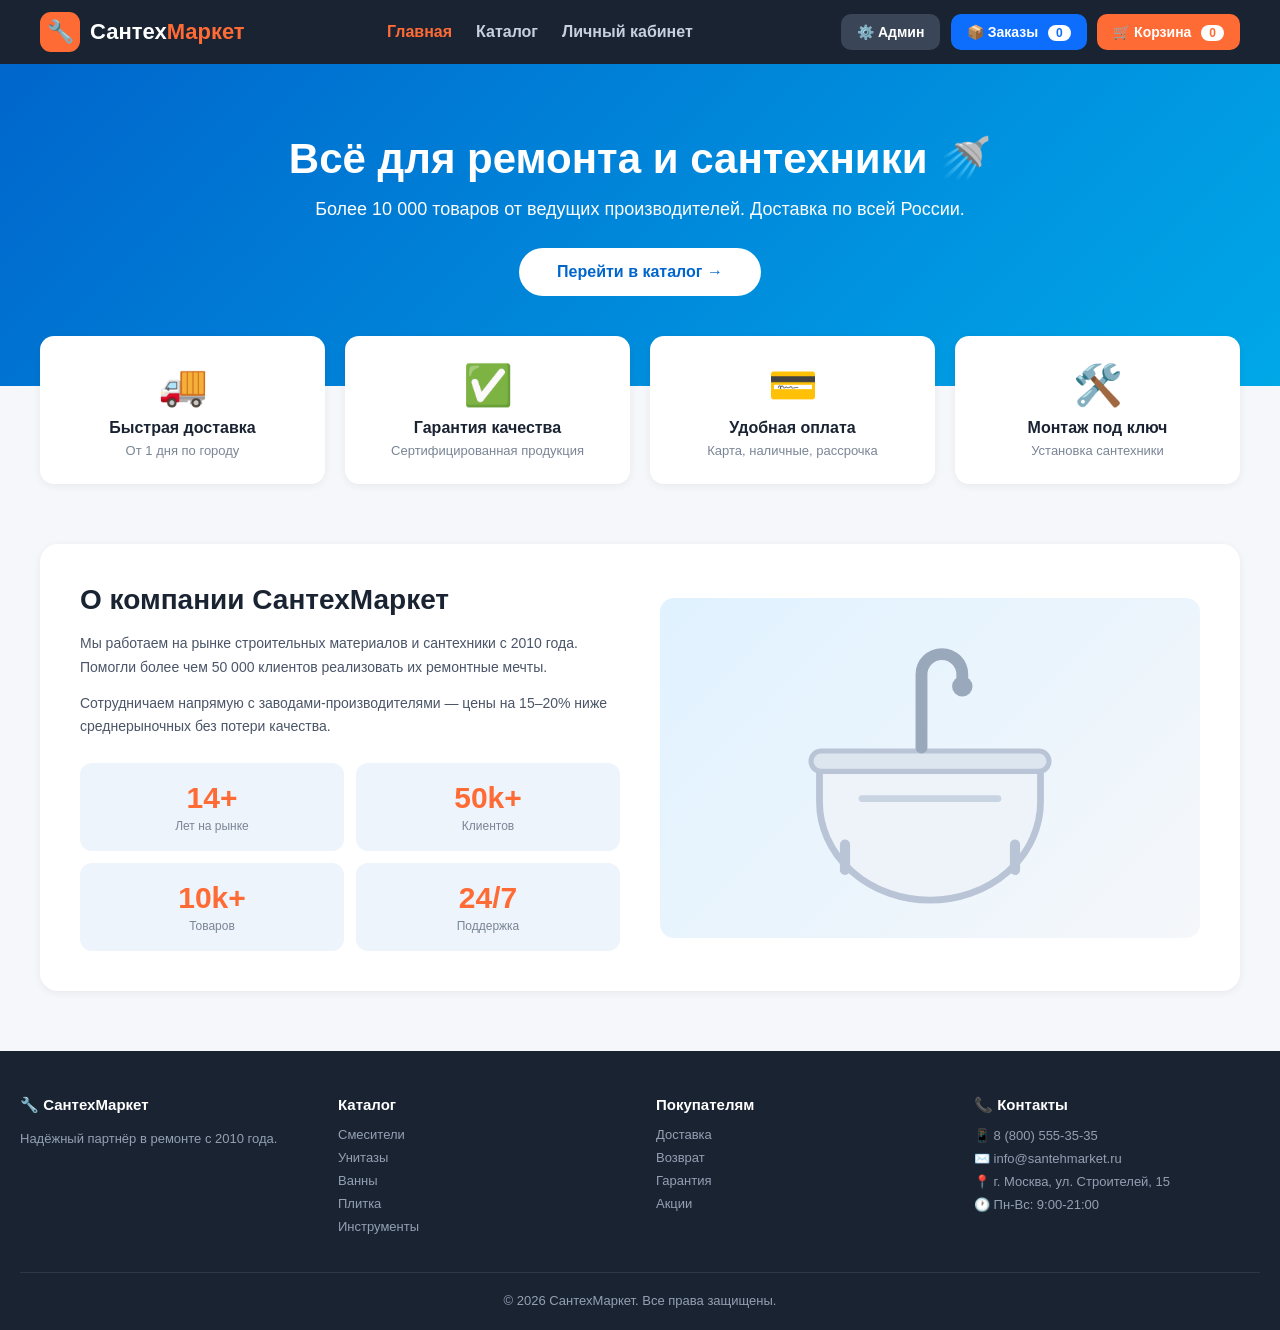
<file: index.html>
<!DOCTYPE html>
<html lang="ru">
<head>
<meta charset="UTF-8">
<meta name="viewport" content="width=device-width, initial-scale=1.0">
<title>СантехМаркет — главная</title>
<link rel="stylesheet" href="common.css">
</head>
<body>

<header>
<div class="hc">
<a href="index.html" class="logo"><div class="li">🔧</div><div>Сантех<span style="color:#ff6b35">Маркет</span></div></a>
<nav><ul>
<li><a href="index.html" class="active">Главная</a></li>
<li><a href="catalog.html">Каталог</a></li>
<li><a href="account.html">Личный кабинет</a></li>
</ul></nav>
<div>
<button class="btn ba" onclick="openAdmin()">⚙️ Админ</button>
<button class="btn bo" onclick="openOrders()">📦 Заказы <span class="badge" id="ordersCount">0</span></button>
<button class="btn bc" onclick="openCart()">🛒 Корзина <span class="badge" id="cartCount">0</span></button>
</div>
</div>
</header>

<section class="hero">
<h1>Всё для ремонта и сантехники 🚿</h1>
<p>Более 10 000 товаров от ведущих производителей. Доставка по всей России.</p>
<a class="hbtn" href="catalog.html">Перейти в каталог →</a>
</section>

<section class="features">
<div class="fc"><div style="font-size:40px">🚚</div><h3>Быстрая доставка</h3><p>От 1 дня по городу</p></div>
<div class="fc"><div style="font-size:40px">✅</div><h3>Гарантия качества</h3><p>Сертифицированная продукция</p></div>
<div class="fc"><div style="font-size:40px">💳</div><h3>Удобная оплата</h3><p>Карта, наличные, рассрочка</p></div>
<div class="fc"><div style="font-size:40px">🛠️</div><h3>Монтаж под ключ</h3><p>Установка сантехники</p></div>
</section>

<section class="about">
<div class="ac">
<div>
<h2>О компании СантехМаркет</h2>
<p>Мы работаем на рынке строительных материалов и сантехники с 2010 года. Помогли более чем 50 000 клиентов реализовать их ремонтные мечты.</p>
<p>Сотрудничаем напрямую с заводами-производителями — цены на 15–20% ниже среднерыночных без потери качества.</p>
<div class="stats">
<div class="sb"><div class="n">14+</div><div class="l">Лет на рынке</div></div>
<div class="sb"><div class="n">50k+</div><div class="l">Клиентов</div></div>
<div class="sb"><div class="n">10k+</div><div class="l">Товаров</div></div>
<div class="sb"><div class="n">24/7</div><div class="l">Поддержка</div></div>
</div>
</div>
<div class="ai" id="aboutSvg"></div>
</div>
</section>

<footer>
<div class="fcc">
<div><h4>🔧 СантехМаркет</h4><p style="font-size:13px;line-height:1.7">Надёжный партнёр в ремонте с 2010 года.</p></div>
<div><h4>Каталог</h4><ul>
<li><a href="catalog.html">Смесители</a></li><li><a href="catalog.html">Унитазы</a></li>
<li><a href="catalog.html">Ванны</a></li><li><a href="catalog.html">Плитка</a></li>
<li><a href="catalog.html">Инструменты</a></li></ul></div>
<div><h4>Покупателям</h4><ul>
<li><a href="#">Доставка</a></li><li><a href="#">Возврат</a></li>
<li><a href="#">Гарантия</a></li><li><a href="#">Акции</a></li></ul></div>
<div><h4>📞 Контакты</h4><ul>
<li>📱 8 (800) 555-35-35</li><li>✉️ info@santehmarket.ru</li>
<li>📍 г. Москва, ул. Строителей, 15</li><li>🕐 Пн-Вс: 9:00-21:00</li></ul></div>
</div>
<div class="fb">© 2026 СантехМаркет. Все права защищены.</div>
</footer>

<!-- Корзина -->
<div class="modal" id="cartModal"><div class="mc">
<div class="mh"><h2>🛒 Корзина</h2><button class="cb" onclick="closeCart()">×</button></div>
<div id="cartItems"></div><div id="cartFooter"></div>
</div></div>

<!-- Оформление заказа -->
<div class="modal" id="checkoutModal"><div class="mc">
<div class="mh"><h2>📝 Оформление заказа</h2><button class="cb" onclick="closeCheckout()">×</button></div>
<form onsubmit="submitOrder(event)">
<div class="fr">
<div class="fg2"><label>Имя *</label><input id="custName" required placeholder="Иван"></div>
<div class="fg2"><label>Фамилия *</label><input id="custSurname" required placeholder="Иванов"></div>
</div>
<div class="fr">
<div class="fg2"><label>Телефон *</label><input type="tel" id="custPhone" required placeholder="+7 999 123-45-67"></div>
<div class="fg2"><label>Email *</label><input type="email" required placeholder="mail@mail.ru"></div>
</div>
<div class="fg2"><label>Город *</label><input required placeholder="Москва"></div>
<div class="fg2"><label>Адрес *</label><input required placeholder="ул. Ленина, 10"></div>
<button type="submit" class="ckb">✓ Подтвердить заказ</button>
</form>
</div></div>

<!-- Мои заказы -->
<div class="modal" id="ordersModal"><div class="mc">
<div class="mh"><h2>📦 Мои заказы</h2><button class="cb" onclick="closeOrders()">×</button></div>
<div id="ordersList"></div>
</div></div>

<!-- Админка -->
<div class="modal" id="adminModal"><div class="mc wide">
<div class="mh"><h2>⚙️ Админ-панель</h2><button class="cb" onclick="closeAdmin()">×</button></div>
<div class="tabs">
<button class="tab active" onclick="switchTab('active',this)">📋 Активные</button>
<button class="tab" onclick="switchTab('history',this)">📚 История заказов</button>
<button class="tab" onclick="switchTab('employees',this)">👷 Работники</button>
</div>
<button class="eb add" onclick="addEmployee()" id="addEmpBtn" style="display:none">+ Добавить работника</button>
<div id="adminBody"></div>
<div id="employeesBody" style="display:none"></div>
</div></div>

<div class="toast" id="toast"></div>

<script src="common.js"></script>
<script>
// показать кнопку добавления работника на вкладке «Работники»
const _origSwitch = window.switchTab;
window.switchTab = function(tab, el){
  _origSwitch(tab, el);
  document.getElementById('addEmpBtn').style.display = tab === 'employees' ? 'block' : 'none';
  document.getElementById('adminBody').style.display = tab === 'employees' ? 'none' : 'block';
  document.getElementById('employeesBody').style.display = tab === 'employees' ? 'block' : 'none';
  if (tab === 'employees') renderEmployees();
};
document.getElementById('aboutSvg').innerHTML = SVGS.bath;
</script>
</body>
</html>
</file>
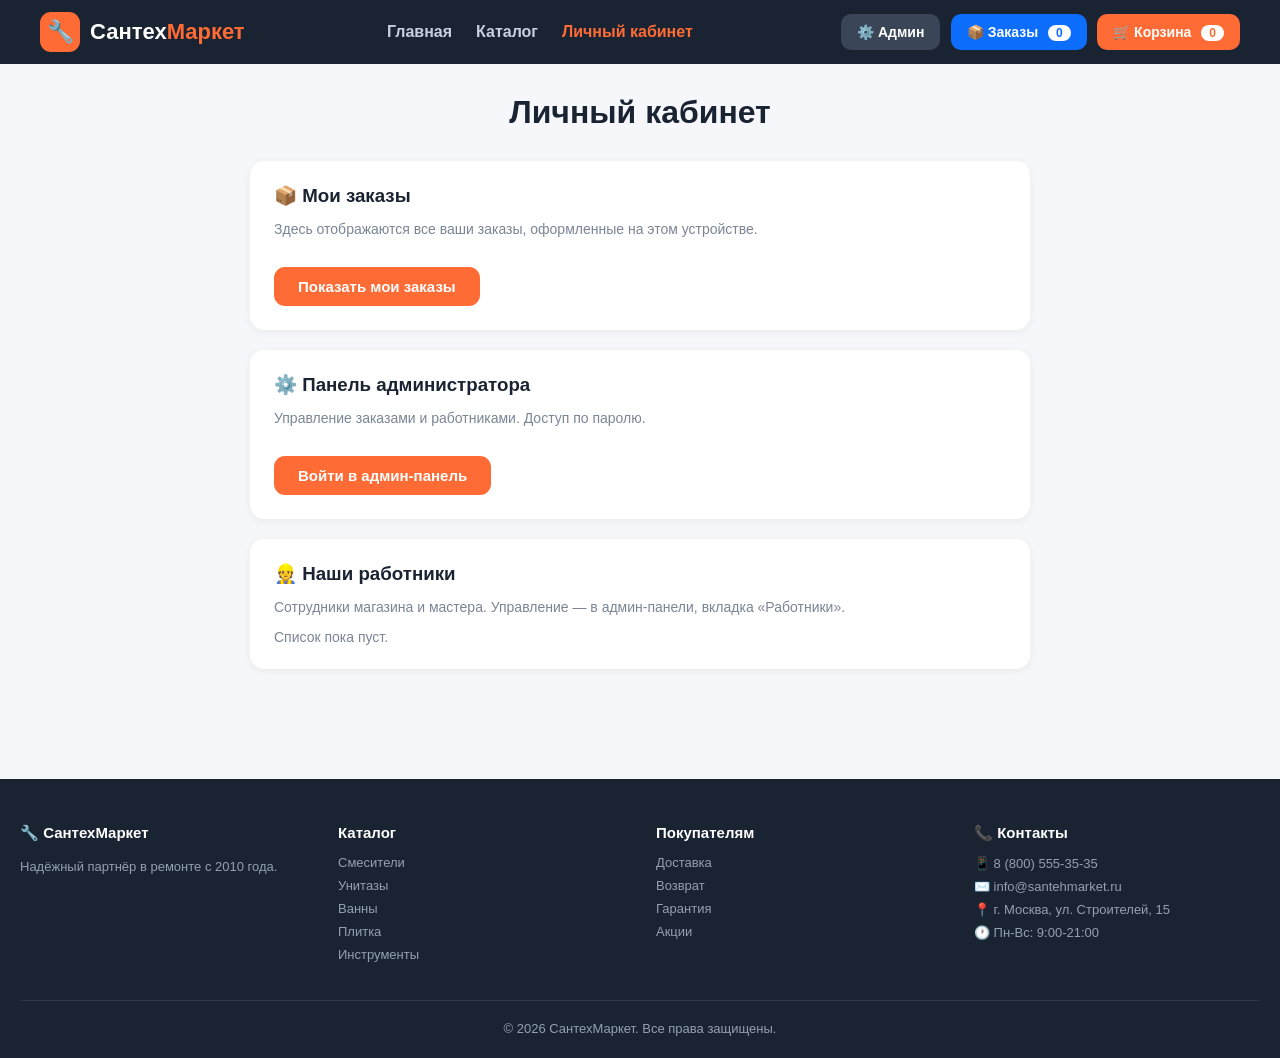
<file: account.html>
<!DOCTYPE html>
<html lang="ru">
<head>
<meta charset="UTF-8">
<meta name="viewport" content="width=device-width, initial-scale=1.0">
<title>СантехМаркет — личный кабинет</title>
<link rel="stylesheet" href="common.css">
</head>
<body>

<header>
<div class="hc">
<a href="index.html" class="logo"><div class="li">🔧</div><div>Сантех<span style="color:#ff6b35">Маркет</span></div></a>
<nav><ul>
<li><a href="index.html">Главная</a></li>
<li><a href="catalog.html">Каталог</a></li>
<li><a href="account.html" class="active">Личный кабинет</a></li>
</ul></nav>
<div>
<button class="btn ba" onclick="openAdmin()">⚙️ Админ</button>
<button class="btn bo" onclick="openOrders()">📦 Заказы <span class="badge" id="ordersCount">0</span></button>
<button class="btn bc" onclick="openCart()">🛒 Корзина <span class="badge" id="cartCount">0</span></button>
</div>
</div>
</header>

<section class="catalog" style="margin-top:30px">
<h2 class="st">Личный кабинет</h2>
<div style="max-width:820px;margin:0 auto;padding:0 20px 60px">

  <div style="background:#fff;padding:24px;border-radius:14px;box-shadow:0 2px 8px rgba(0,0,0,.06);margin-bottom:20px">
    <h3 style="color:#1a2332;margin-bottom:14px">📦 Мои заказы</h3>
    <p style="color:#7a8595;font-size:14px;margin-bottom:14px">Здесь отображаются все ваши заказы, оформленные на этом устройстве.</p>
    <button class="ckb" style="width:auto;padding:11px 24px" onclick="openOrders()">Показать мои заказы</button>
  </div>

  <div style="background:#fff;padding:24px;border-radius:14px;box-shadow:0 2px 8px rgba(0,0,0,.06);margin-bottom:20px">
    <h3 style="color:#1a2332;margin-bottom:14px">⚙️ Панель администратора</h3>
    <p style="color:#7a8595;font-size:14px;margin-bottom:14px">Управление заказами и работниками. Доступ по паролю.</p>
    <button class="ckb" style="width:auto;padding:11px 24px" onclick="openAdmin()">Войти в админ-панель</button>
  </div>

  <div style="background:#fff;padding:24px;border-radius:14px;box-shadow:0 2px 8px rgba(0,0,0,.06)">
    <h3 style="color:#1a2332;margin-bottom:14px">👷 Наши работники</h3>
    <p style="color:#7a8595;font-size:14px;margin-bottom:14px">Сотрудники магазина и мастера. Управление — в админ-панели, вкладка «Работники».</p>
    <div id="publicEmployees"></div>
  </div>

</div>
</section>

<footer>
<div class="fcc">
<div><h4>🔧 СантехМаркет</h4><p style="font-size:13px;line-height:1.7">Надёжный партнёр в ремонте с 2010 года.</p></div>
<div><h4>Каталог</h4><ul>
<li><a href="catalog.html">Смесители</a></li><li><a href="catalog.html">Унитазы</a></li>
<li><a href="catalog.html">Ванны</a></li><li><a href="catalog.html">Плитка</a></li>
<li><a href="catalog.html">Инструменты</a></li></ul></div>
<div><h4>Покупателям</h4><ul>
<li><a href="#">Доставка</a></li><li><a href="#">Возврат</a></li>
<li><a href="#">Гарантия</a></li><li><a href="#">Акции</a></li></ul></div>
<div><h4>📞 Контакты</h4><ul>
<li>📱 8 (800) 555-35-35</li><li>✉️ info@santehmarket.ru</li>
<li>📍 г. Москва, ул. Строителей, 15</li><li>🕐 Пн-Вс: 9:00-21:00</li></ul></div>
</div>
<div class="fb">© 2026 СантехМаркет. Все права защищены.</div>
</footer>

<!-- Корзина -->
<div class="modal" id="cartModal"><div class="mc">
<div class="mh"><h2>🛒 Корзина</h2><button class="cb" onclick="closeCart()">×</button></div>
<div id="cartItems"></div><div id="cartFooter"></div>
</div></div>

<!-- Оформление заказа -->
<div class="modal" id="checkoutModal"><div class="mc">
<div class="mh"><h2>📝 Оформление заказа</h2><button class="cb" onclick="closeCheckout()">×</button></div>
<form onsubmit="submitOrder(event)">
<div class="fr">
<div class="fg2"><label>Имя *</label><input id="custName" required placeholder="Иван"></div>
<div class="fg2"><label>Фамилия *</label><input id="custSurname" required placeholder="Иванов"></div>
</div>
<div class="fr">
<div class="fg2"><label>Телефон *</label><input type="tel" id="custPhone" required placeholder="+7 999 123-45-67"></div>
<div class="fg2"><label>Email *</label><input type="email" required placeholder="mail@mail.ru"></div>
</div>
<div class="fg2"><label>Город *</label><input required placeholder="Москва"></div>
<div class="fg2"><label>Адрес *</label><input required placeholder="ул. Ленина, 10"></div>
<button type="submit" class="ckb">✓ Подтвердить заказ</button>
</form>
</div></div>

<!-- Мои заказы -->
<div class="modal" id="ordersModal"><div class="mc">
<div class="mh"><h2>📦 Мои заказы</h2><button class="cb" onclick="closeOrders()">×</button></div>
<div id="ordersList"></div>
</div></div>

<!-- Админка -->
<div class="modal" id="adminModal"><div class="mc wide">
<div class="mh"><h2>⚙️ Админ-панель</h2><button class="cb" onclick="closeAdmin()">×</button></div>
<div class="tabs">
<button class="tab active" onclick="switchTab('active',this)">📋 Активные</button>
<button class="tab" onclick="switchTab('history',this)">📚 История заказов</button>
<button class="tab" onclick="switchTab('employees',this)">👷 Работники</button>
</div>
<button class="eb add" onclick="addEmployee()" id="addEmpBtn" style="display:none">+ Добавить работника</button>
<div id="adminBody"></div>
<div id="employeesBody" style="display:none"></div>
</div></div>

<div class="toast" id="toast"></div>

<script src="common.js"></script>
<script>
// Переопределяем switchTab, чтобы показывать кнопку добавления и контейнер работников
const _origSwitch = window.switchTab;
window.switchTab = function(tab, el){
  _origSwitch(tab, el);
  document.getElementById('addEmpBtn').style.display = tab === 'employees' ? 'block' : 'none';
  document.getElementById('adminBody').style.display = tab === 'employees' ? 'none' : 'block';
  document.getElementById('employeesBody').style.display = tab === 'employees' ? 'block' : 'none';
  if (tab === 'employees') renderEmployees();
};

// Публичный список работников на странице (только чтение)
function renderPublicEmployees(){
  const box = document.getElementById('publicEmployees');
  if (!employees.length){
    box.innerHTML = '<p style="color:#7a8595;font-size:14px">Список пока пуст.</p>';
    return;
  }
  box.innerHTML = employees.map(e => `
    <div class="emp">
      <div class="emp-info">
        <div class="emp-name">${e.name}</div>
        <div class="emp-role">${e.role}</div>
        <div class="emp-phone">📞 ${e.phone}</div>
      </div>
    </div>`).join('');
}

// Перерисовываем публичный список после изменений в админке
const _origRenderEmployees = window.renderEmployees;
window.renderEmployees = function(){
  _origRenderEmployees();
  renderPublicEmployees();
};

renderPublicEmployees();
</script>
</body>
</html>
</file>
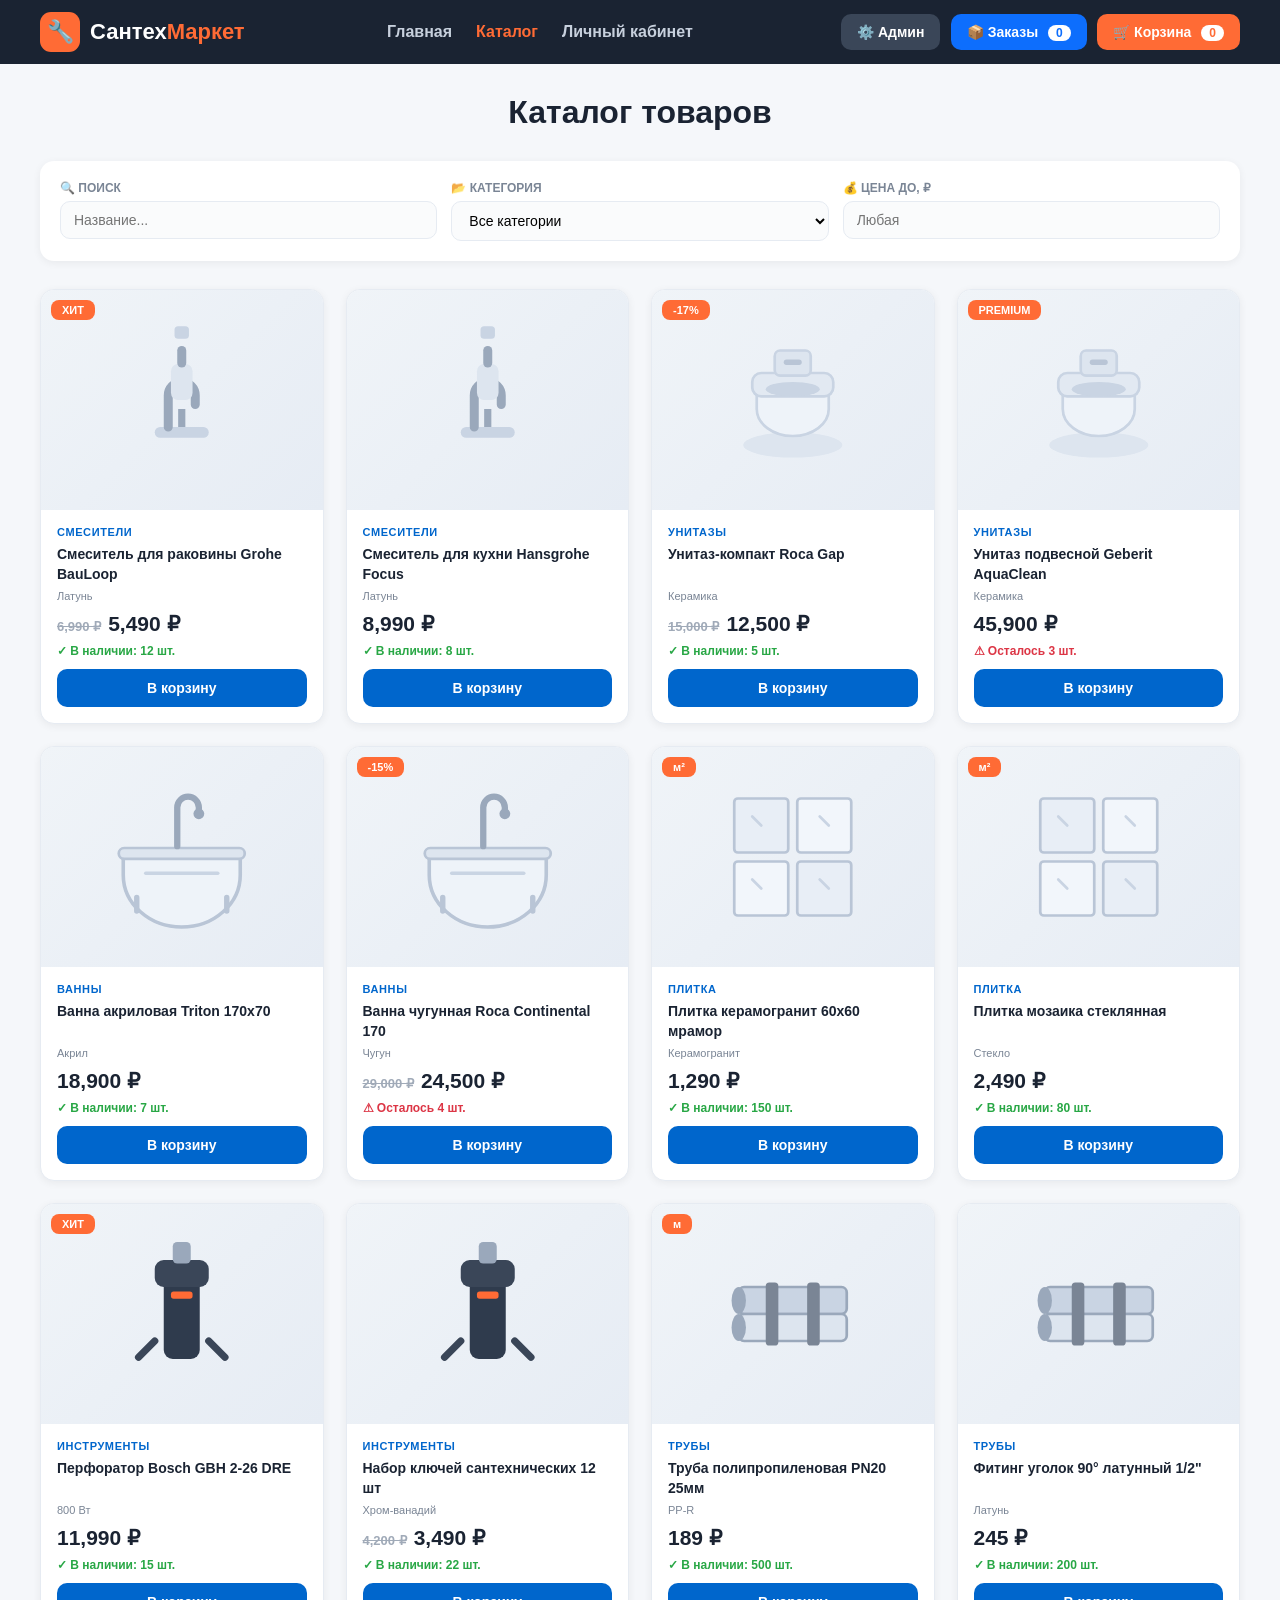
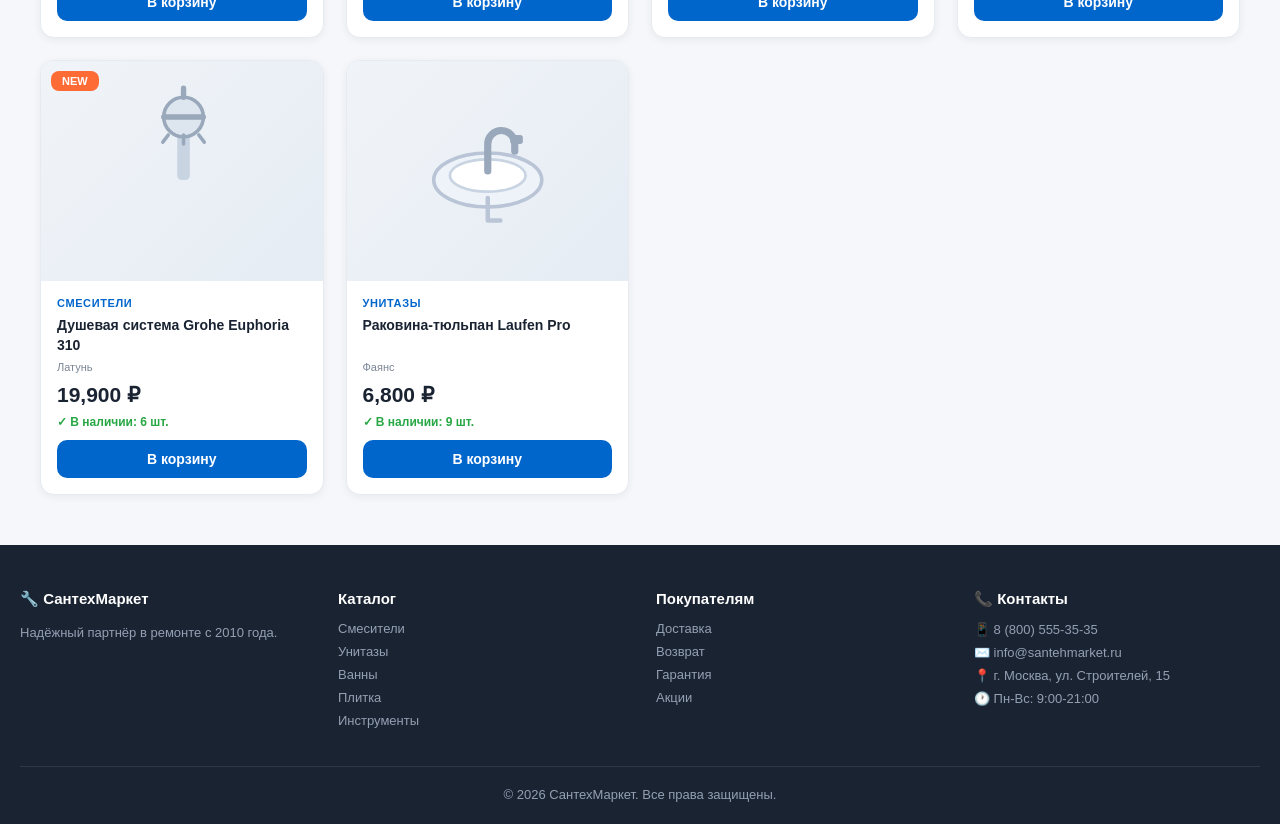
<file: catalog.html>
<!DOCTYPE html>
<html lang="ru">
<head>
<meta charset="UTF-8">
<meta name="viewport" content="width=device-width, initial-scale=1.0">
<title>СантехМаркет — каталог</title>
<link rel="stylesheet" href="common.css">
</head>
<body>

<header>
<div class="hc">
<a href="index.html" class="logo"><div class="li">🔧</div><div>Сантех<span style="color:#ff6b35">Маркет</span></div></a>
<nav><ul>
<li><a href="index.html">Главная</a></li>
<li><a href="catalog.html" class="active">Каталог</a></li>
<li><a href="account.html">Личный кабинет</a></li>
</ul></nav>
<div>
<button class="btn ba" onclick="openAdmin()">⚙️ Админ</button>
<button class="btn bo" onclick="openOrders()">📦 Заказы <span class="badge" id="ordersCount">0</span></button>
<button class="btn bc" onclick="openCart()">🛒 Корзина <span class="badge" id="cartCount">0</span></button>
</div>
</div>
</header>

<section class="catalog" style="margin-top:30px">
<h2 class="st">Каталог товаров</h2>
<div class="filters">
<div class="fg"><label>🔍 Поиск</label><input type="text" id="searchInput" placeholder="Название..."></div>
<div class="fg"><label>📂 Категория</label>
<select id="categoryFilter">
<option value="">Все категории</option>
<option value="Смесители">Смесители</option>
<option value="Унитазы">Унитазы</option>
<option value="Ванны">Ванны</option>
<option value="Плитка">Плитка</option>
<option value="Инструменты">Инструменты</option>
<option value="Трубы">Трубы и фитинги</option>
</select></div>
<div class="fg"><label>💰 Цена до, ₽</label><input type="number" id="priceFilter" placeholder="Любая"></div>
</div>
<div class="products" id="productsGrid"></div>
</section>

<footer>
<div class="fcc">
<div><h4>🔧 СантехМаркет</h4><p style="font-size:13px;line-height:1.7">Надёжный партнёр в ремонте с 2010 года.</p></div>
<div><h4>Каталог</h4><ul>
<li><a href="catalog.html">Смесители</a></li><li><a href="catalog.html">Унитазы</a></li>
<li><a href="catalog.html">Ванны</a></li><li><a href="catalog.html">Плитка</a></li>
<li><a href="catalog.html">Инструменты</a></li></ul></div>
<div><h4>Покупателям</h4><ul>
<li><a href="#">Доставка</a></li><li><a href="#">Возврат</a></li>
<li><a href="#">Гарантия</a></li><li><a href="#">Акции</a></li></ul></div>
<div><h4>📞 Контакты</h4><ul>
<li>📱 8 (800) 555-35-35</li><li>✉️ info@santehmarket.ru</li>
<li>📍 г. Москва, ул. Строителей, 15</li><li>🕐 Пн-Вс: 9:00-21:00</li></ul></div>
</div>
<div class="fb">© 2026 СантехМаркет. Все права защищены.</div>
</footer>

<!-- Корзина -->
<div class="modal" id="cartModal"><div class="mc">
<div class="mh"><h2>🛒 Корзина</h2><button class="cb" onclick="closeCart()">×</button></div>
<div id="cartItems"></div><div id="cartFooter"></div>
</div></div>

<!-- Оформление заказа -->
<div class="modal" id="checkoutModal"><div class="mc">
<div class="mh"><h2>📝 Оформление заказа</h2><button class="cb" onclick="closeCheckout()">×</button></div>
<form onsubmit="submitOrder(event)">
<div class="fr">
<div class="fg2"><label>Имя *</label><input id="custName" required placeholder="Иван"></div>
<div class="fg2"><label>Фамилия *</label><input id="custSurname" required placeholder="Иванов"></div>
</div>
<div class="fr">
<div class="fg2"><label>Телефон *</label><input type="tel" id="custPhone" required placeholder="+7 999 123-45-67"></div>
<div class="fg2"><label>Email *</label><input type="email" required placeholder="mail@mail.ru"></div>
</div>
<div class="fg2"><label>Город *</label><input required placeholder="Москва"></div>
<div class="fg2"><label>Адрес *</label><input required placeholder="ул. Ленина, 10"></div>
<button type="submit" class="ckb">✓ Подтвердить заказ</button>
</form>
</div></div>

<!-- Мои заказы -->
<div class="modal" id="ordersModal"><div class="mc">
<div class="mh"><h2>📦 Мои заказы</h2><button class="cb" onclick="closeOrders()">×</button></div>
<div id="ordersList"></div>
</div></div>

<!-- Админка -->
<div class="modal" id="adminModal"><div class="mc wide">
<div class="mh"><h2>⚙️ Админ-панель</h2><button class="cb" onclick="closeAdmin()">×</button></div>
<div class="tabs">
<button class="tab active" onclick="switchTab('active',this)">📋 Активные</button>
<button class="tab" onclick="switchTab('history',this)">📚 История заказов</button>
</div>
<div id="adminBody"></div>
</div></div>

<div class="toast" id="toast"></div>

<script src="common.js"></script>
<script>
function renderProducts(){
  const grid=document.getElementById('productsGrid');
  const s=document.getElementById('searchInput').value.toLowerCase().trim();
  const c=document.getElementById('categoryFilter').value;
  const mp=parseFloat(document.getElementById('priceFilter').value)||Infinity;
  const f=products.filter(p=>p.name.toLowerCase().includes(s)&&(!c||p.category===c)&&p.price<=mp);
  if(!f.length){
    grid.innerHTML='<div class="empty" style="grid-column:1/-1"><div class="ei">🔍</div><h3>Товары не найдены</h3></div>';
    return;
  }
  grid.innerHTML=f.map(p=>`
    <div class="pc">
      <div class="pi">${p.badge?`<span class="pb">${p.badge}</span>`:''}${SVGS[p.svg]}</div>
      <div class="pinf">
        <div class="pcat">${p.category}</div>
        <div class="pname">${p.name}</div>
        <div style="font-size:11px;color:#7a8595;margin-bottom:4px">${p.material}</div>
        <div class="pprice">${p.oldPrice?`<span class="op">${p.oldPrice.toLocaleString()} ₽</span>`:''}${p.price.toLocaleString()} ₽</div>
        <div class="sl" style="color:${p.stock<5?'#dc3545':'#28a745'}">${p.stock<5?`⚠ Осталось ${p.stock} шт.`:`✓ В наличии: ${p.stock} шт.`}</div>
        <button class="ab" onclick="addToCart(${p.id})">В корзину</button>
      </div>
    </div>`).join('');
}

document.getElementById('searchInput').addEventListener('input',renderProducts);
document.getElementById('categoryFilter').addEventListener('change',renderProducts);
document.getElementById('priceFilter').addEventListener('input',renderProducts);
renderProducts();
</script>
</body>
</html>
</file>
<file: common.css>
*{margin:0;padding:0;box-sizing:border-box}
body{font-family:Arial,sans-serif;background:#f5f7fa;color:#2b3440}
header{background:#1a2332;color:#fff;padding:12px 0;position:sticky;top:0;z-index:100}
.hc{max-width:1240px;margin:0 auto;padding:0 20px;display:flex;justify-content:space-between;align-items:center;flex-wrap:wrap;gap:12px}
.logo{font-size:22px;font-weight:800;display:flex;align-items:center;gap:10px;cursor:pointer;color:#fff;text-decoration:none}
.li{background:#ff6b35;width:40px;height:40px;border-radius:11px;display:flex;align-items:center;justify-content:center}
nav ul{display:flex;gap:24px;list-style:none}
nav a{color:#c7d0dd;text-decoration:none;font-weight:600}
nav a:hover{color:#fff}
nav a.active{color:#ff6b35}

.btn{padding:10px 16px;border-radius:10px;border:none;cursor:pointer;font-weight:700;font-size:14px;margin-left:6px;color:#fff}
.ba{background:#3a4658}.bo{background:#0d6efd}.bc{background:#ff6b35}
.badge{background:#fff;color:#ff6b35;padding:1px 8px;border-radius:10px;font-size:12px;font-weight:800;margin-left:6px}
.bo .badge{color:#0d6efd}

.hero{background:linear-gradient(135deg,#0066cc,#00a8e8);color:#fff;padding:70px 20px 90px;text-align:center}
.hero h1{font-size:42px;margin-bottom:16px}
.hero p{font-size:18px;margin-bottom:28px}
.hbtn{background:#fff;color:#0066cc;padding:15px 38px;border:none;border-radius:40px;font-size:16px;font-weight:800;cursor:pointer;text-decoration:none;display:inline-block}

.features{max-width:1240px;margin:-50px auto 40px;padding:0 20px;display:grid;grid-template-columns:repeat(auto-fit,minmax(220px,1fr));gap:20px}
.fc{background:#fff;padding:26px 20px;border-radius:14px;text-align:center;box-shadow:0 2px 8px rgba(0,0,0,.06)}
.fc h3{color:#1a2332;margin:10px 0 6px;font-size:16px}
.fc p{color:#7a8595;font-size:13px}

.about{max-width:1240px;margin:60px auto;padding:0 20px}
.ac{background:#fff;border-radius:18px;padding:40px;box-shadow:0 2px 8px rgba(0,0,0,.06);display:grid;grid-template-columns:1fr 1fr;gap:40px;align-items:center}
.ac h2{color:#1a2332;margin-bottom:16px;font-size:28px}
.ac p{color:#4a5568;line-height:1.7;margin-bottom:12px;font-size:14px}
.stats{display:grid;grid-template-columns:1fr 1fr;gap:12px;margin-top:24px}
.sb{background:#eef4fb;padding:18px;border-radius:12px;text-align:center}
.sb .n{font-size:30px;font-weight:800;color:#ff6b35}
.sb .l{font-size:12px;color:#7a8595;margin-top:4px}
.ai{height:340px;border-radius:14px;overflow:hidden;background:linear-gradient(135deg,#e0f2ff,#f5f7fa);display:flex;align-items:center;justify-content:center}
.ai svg{width:100%;height:100%}

.catalog{max-width:1240px;margin:40px auto;padding:0 20px}
.st{text-align:center;font-size:32px;margin-bottom:30px;color:#1a2332}
.filters{background:#fff;padding:20px;border-radius:14px;margin-bottom:28px;display:flex;gap:14px;flex-wrap:wrap;box-shadow:0 2px 8px rgba(0,0,0,.06)}
.fg{flex:1;min-width:190px}
.fg label{display:block;margin-bottom:6px;font-weight:700;color:#7a8595;font-size:12px;text-transform:uppercase}
.fg input,.fg select{width:100%;padding:10px 13px;border:1.5px solid #e6ebf2;border-radius:10px;font-size:14px;background:#fafbfc;font-family:inherit}
.fg input:focus,.fg select:focus{outline:none;border-color:#0066cc;background:#fff}

.products{display:grid;grid-template-columns:repeat(auto-fill,minmax(250px,1fr));gap:22px}
.pc{background:#fff;border-radius:14px;overflow:hidden;box-shadow:0 2px 8px rgba(0,0,0,.06);transition:.25s;border:1px solid #e6ebf2;display:flex;flex-direction:column;position:relative}
.pc:hover{transform:translateY(-5px);box-shadow:0 8px 24px rgba(0,0,0,.12)}
.pi{width:100%;height:220px;background:linear-gradient(135deg,#f0f4f8,#e6ecf4);position:relative;overflow:hidden;display:flex;align-items:center;justify-content:center;padding:20px}
.pi svg{width:100%;height:100%;transition:.4s}
.pc:hover .pi svg{transform:scale(1.06)}
.pb{position:absolute;top:10px;left:10px;background:#ff6b35;color:#fff;padding:4px 11px;border-radius:8px;font-size:11px;font-weight:800;z-index:2}
.pinf{padding:16px;display:flex;flex-direction:column;flex:1}
.pcat{color:#0066cc;font-size:11px;font-weight:800;text-transform:uppercase;letter-spacing:.6px}
.pname{font-size:14px;font-weight:700;margin:7px 0 5px;line-height:1.4;color:#1a2332;min-height:40px}
.pprice{font-size:21px;font-weight:800;color:#1a2332;margin:6px 0 3px}
.op{text-decoration:line-through;color:#a0aab8;font-size:13px;margin-right:7px}
.sl{font-size:12px;margin:5px 0 11px;font-weight:700}
.ab{width:100%;background:#0066cc;color:#fff;border:none;padding:11px;border-radius:10px;font-weight:700;font-size:14px;cursor:pointer;margin-top:auto;font-family:inherit}
.ab:hover{background:#0052a3}

.modal{display:none;position:fixed;inset:0;background:rgba(15,20,30,.55);z-index:1000;justify-content:center;align-items:center;padding:20px}
.modal.active{display:flex}
.mc{background:#fff;padding:26px;border-radius:16px;max-width:620px;width:100%;max-height:90vh;overflow-y:auto}
.mc.wide{max-width:820px}
.mh{display:flex;justify-content:space-between;align-items:center;margin-bottom:18px;padding-bottom:14px;border-bottom:2px solid #e6ebf2}
.mh h2{font-size:21px;color:#1a2332}
.cb{background:#f0f3f7;border:none;width:34px;height:34px;border-radius:50%;font-size:22px;cursor:pointer;color:#7a8595}

.ci{display:flex;gap:14px;padding:14px 0;border-bottom:1px solid #e6ebf2;align-items:center}
.cii{width:62px;height:62px;background:#f0f4f8;border-radius:10px;overflow:hidden;flex-shrink:0;display:flex;align-items:center;justify-content:center;padding:6px}
.cii svg{width:100%;height:100%}
.cinf{flex:1;min-width:0}
.cn{font-weight:700;margin-bottom:3px;font-size:14px;color:#1a2332}
.cp{color:#0066cc;font-weight:800;font-size:14px}
.qc{display:flex;align-items:center;gap:9px;margin-top:7px}
.qb{width:28px;height:28px;border:1.5px solid #e6ebf2;background:#fff;border-radius:7px;cursor:pointer;font-weight:800;font-size:14px}
.rb{margin-left:auto;background:none;border:none;color:#dc3545;cursor:pointer;font-size:19px}

.ct{margin-top:18px;padding-top:18px;border-top:2px solid #e6ebf2}
.tr{display:flex;justify-content:space-between;margin-bottom:9px;font-size:14px;color:#4a5568}
.tg{font-size:20px;font-weight:800;color:#1a2332;margin-top:12px;padding-top:12px;border-top:2px solid #e6ebf2}
.ckb{width:100%;background:#ff6b35;color:#fff;border:none;padding:14px;border-radius:11px;font-size:15px;font-weight:800;cursor:pointer;margin-top:16px;font-family:inherit}
.ckb:hover{background:#e85a26}

.fg2{margin-bottom:14px}
.fg2 label{display:block;margin-bottom:5px;font-weight:700;font-size:13px;color:#1a2332}
.fg2 input{width:100%;padding:11px 13px;border:1.5px solid #e6ebf2;border-radius:10px;font-size:14px;background:#fafbfc;font-family:inherit}
.fg2 input:focus{outline:none;border-color:#0066cc;background:#fff}
.fr{display:grid;grid-template-columns:1fr 1fr;gap:14px}

.ao{background:#f8fafc;padding:18px;border-radius:12px;margin-bottom:14px;border-left:4px solid #0066cc}
.ah{display:flex;justify-content:space-between;align-items:center;margin-bottom:9px;flex-wrap:wrap;gap:9px}
.sb2{padding:5px 11px;border-radius:20px;font-size:11px;font-weight:800}
.sn{background:#fff3cd;color:#856404}.sp{background:#cce5ff;color:#004085}
.sd{background:#d4edda;color:#155724}.sc{background:#f8d7da;color:#721c24}
.ss{padding:7px 11px;border:1.5px solid #e6ebf2;border-radius:8px;font-weight:700;font-family:inherit;background:#fff;cursor:pointer}
.oi{list-style:none;padding:9px 0;border-top:1px dashed #d0d8e2;border-bottom:1px dashed #d0d8e2;margin:9px 0}
.oi li{padding:4px 0;font-size:13px;color:#4a5568}
.db{background:#dc3545;color:#fff;border:none;padding:7px 15px;border-radius:8px;cursor:pointer;font-weight:700;font-family:inherit}

.toast{position:fixed;top:85px;right:20px;background:#28a745;color:#fff;padding:13px 22px;border-radius:11px;box-shadow:0 4px 15px rgba(0,0,0,.2);transform:translateX(450px);transition:.35s;z-index:2000;font-weight:700;font-size:14px;max-width:340px}
.toast.show{transform:translateX(0)}
.toast.error{background:#dc3545}

footer{background:#1a2332;color:#93a0b3;padding:45px 20px 22px;margin-top:50px}
.fcc{max-width:1240px;margin:0 auto;display:grid;grid-template-columns:repeat(auto-fit,minmax(190px,1fr));gap:32px}
.fcc h4{color:#fff;margin-bottom:14px;font-size:15px}
.fcc ul{list-style:none}
.fcc li{margin-bottom:8px;font-size:13px}
.fcc a{color:#93a0b3;text-decoration:none}
.fcc a:hover{color:#ff6b35}
.fb{max-width:1240px;margin:30px auto 0;padding-top:20px;border-top:1px solid #2c384a;text-align:center;font-size:13px}

.empty{text-align:center;padding:45px 20px;color:#7a8595}
.empty .ei{font-size:60px;margin-bottom:14px;opacity:.7}
.empty h3{color:#1a2332;margin-bottom:5px}

/* Вкладки и статистика админки */
.tabs{display:flex;gap:8px;margin-bottom:18px;border-bottom:2px solid #e6ebf2;flex-wrap:wrap}
.tab{padding:10px 18px;background:none;border:none;cursor:pointer;font-weight:700;font-size:14px;color:#7a8595;border-bottom:3px solid transparent;margin-bottom:-2px;font-family:inherit}
.tab.active{color:#0066cc;border-bottom-color:#0066cc}
.tab:hover{color:#0066cc}
.hist-stats{display:grid;grid-template-columns:repeat(auto-fit,minmax(140px,1fr));gap:12px;margin-bottom:18px}
.hs{background:#eef4fb;padding:14px;border-radius:10px;text-align:center}
.hs .n{font-size:22px;font-weight:800;color:#0066cc}
.hs .l{font-size:11px;color:#7a8595;margin-top:3px;text-transform:uppercase;letter-spacing:.3px}
.hs.green .n{color:#28a745}
.hs.orange .n{color:#ff6b35}
.hs.red .n{color:#dc3545}

/* Работники */
.emp{background:#f8fafc;padding:16px;border-radius:12px;margin-bottom:12px;border-left:4px solid #ff6b35;display:flex;justify-content:space-between;align-items:center;gap:14px;flex-wrap:wrap}
.emp-info{flex:1;min-width:200px}
.emp-name{font-weight:800;font-size:15px;color:#1a2332;margin-bottom:4px}
.emp-role{color:#0066cc;font-size:13px;font-weight:700;margin-bottom:4px}
.emp-phone{color:#7a8595;font-size:13px}
.emp-actions{display:flex;gap:8px}
.eb{padding:7px 14px;border:none;border-radius:8px;cursor:pointer;font-weight:700;font-family:inherit;font-size:13px}
.eb.edit{background:#0066cc;color:#fff}
.eb.del{background:#dc3545;color:#fff}
.eb.add{background:#28a745;color:#fff;padding:11px 20px;font-size:14px;width:100%;margin-bottom:16px}

@media(max-width:900px){nav ul{display:none}.ac{grid-template-columns:1fr;padding:28px}.ai{height:240px}}
@media(max-width:768px){.hero h1{font-size:30px}.fr{grid-template-columns:1fr}.hc{justify-content:center}}
</file>
